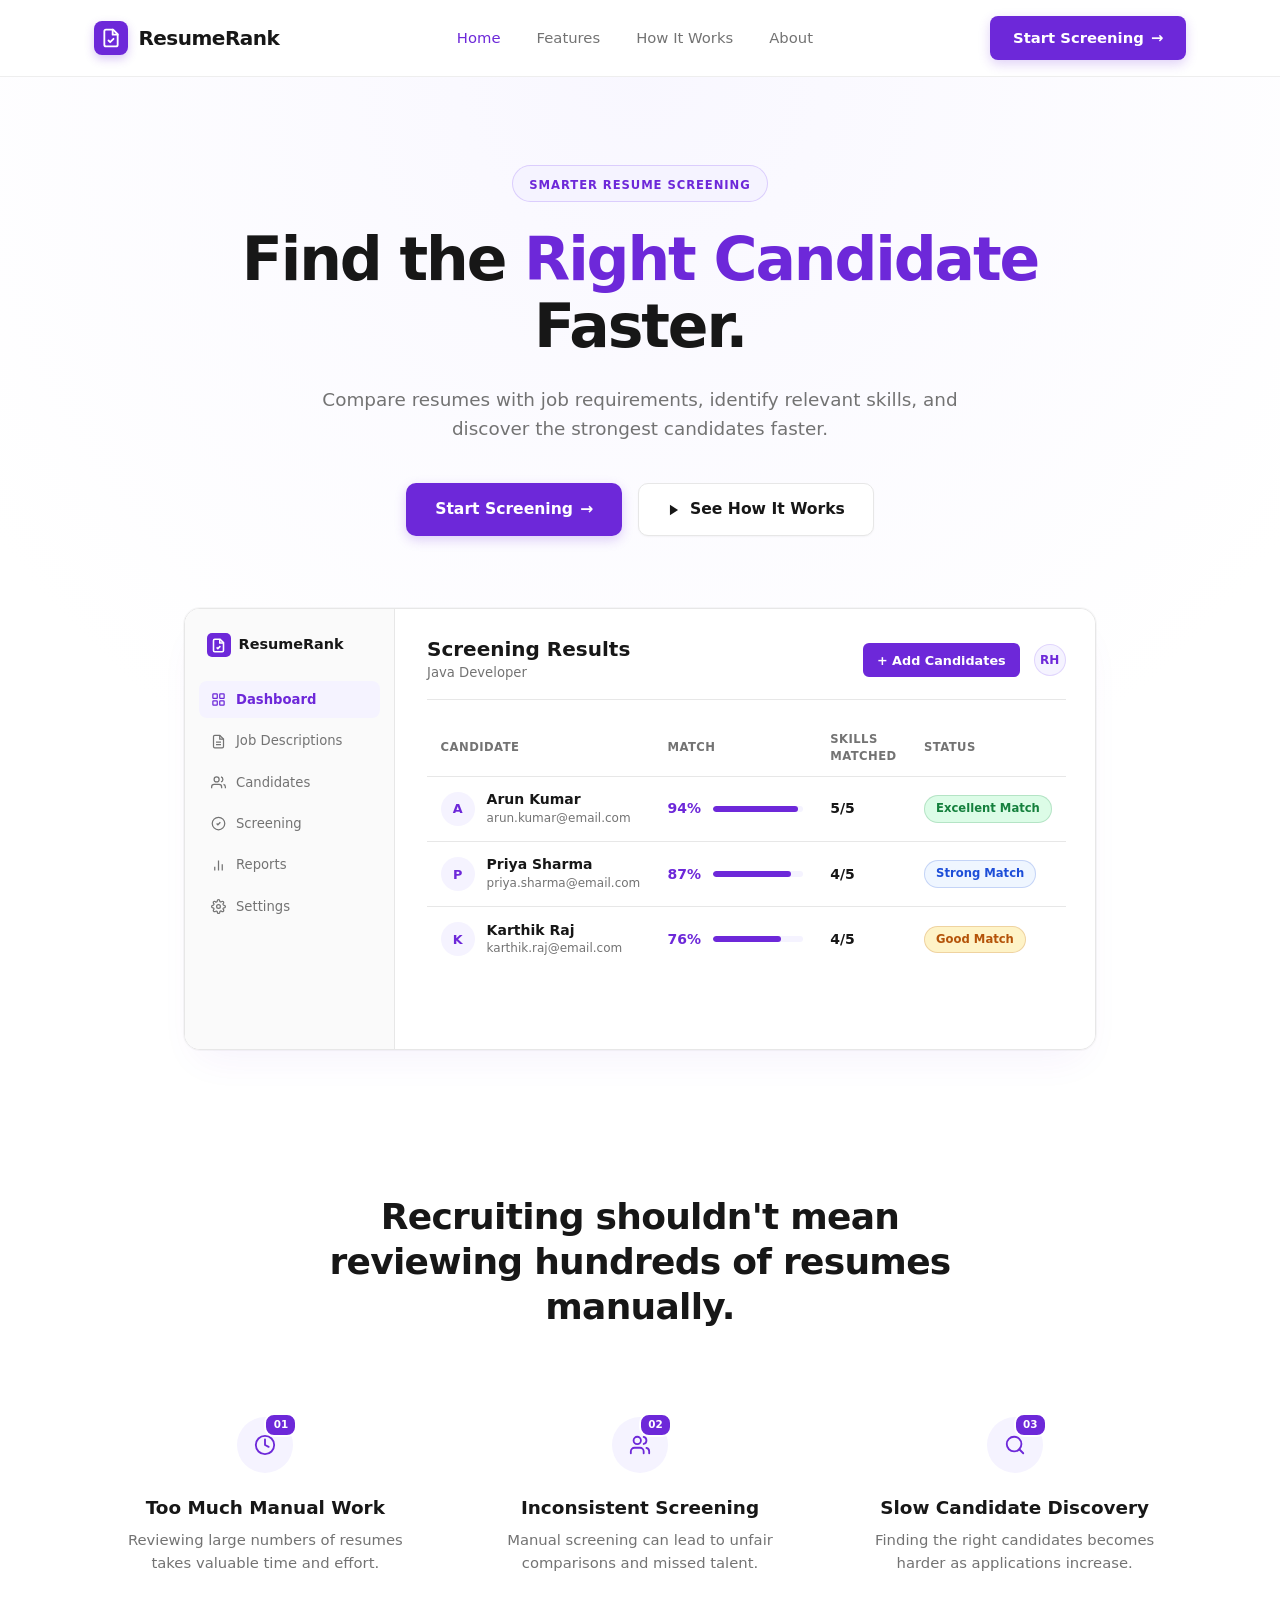
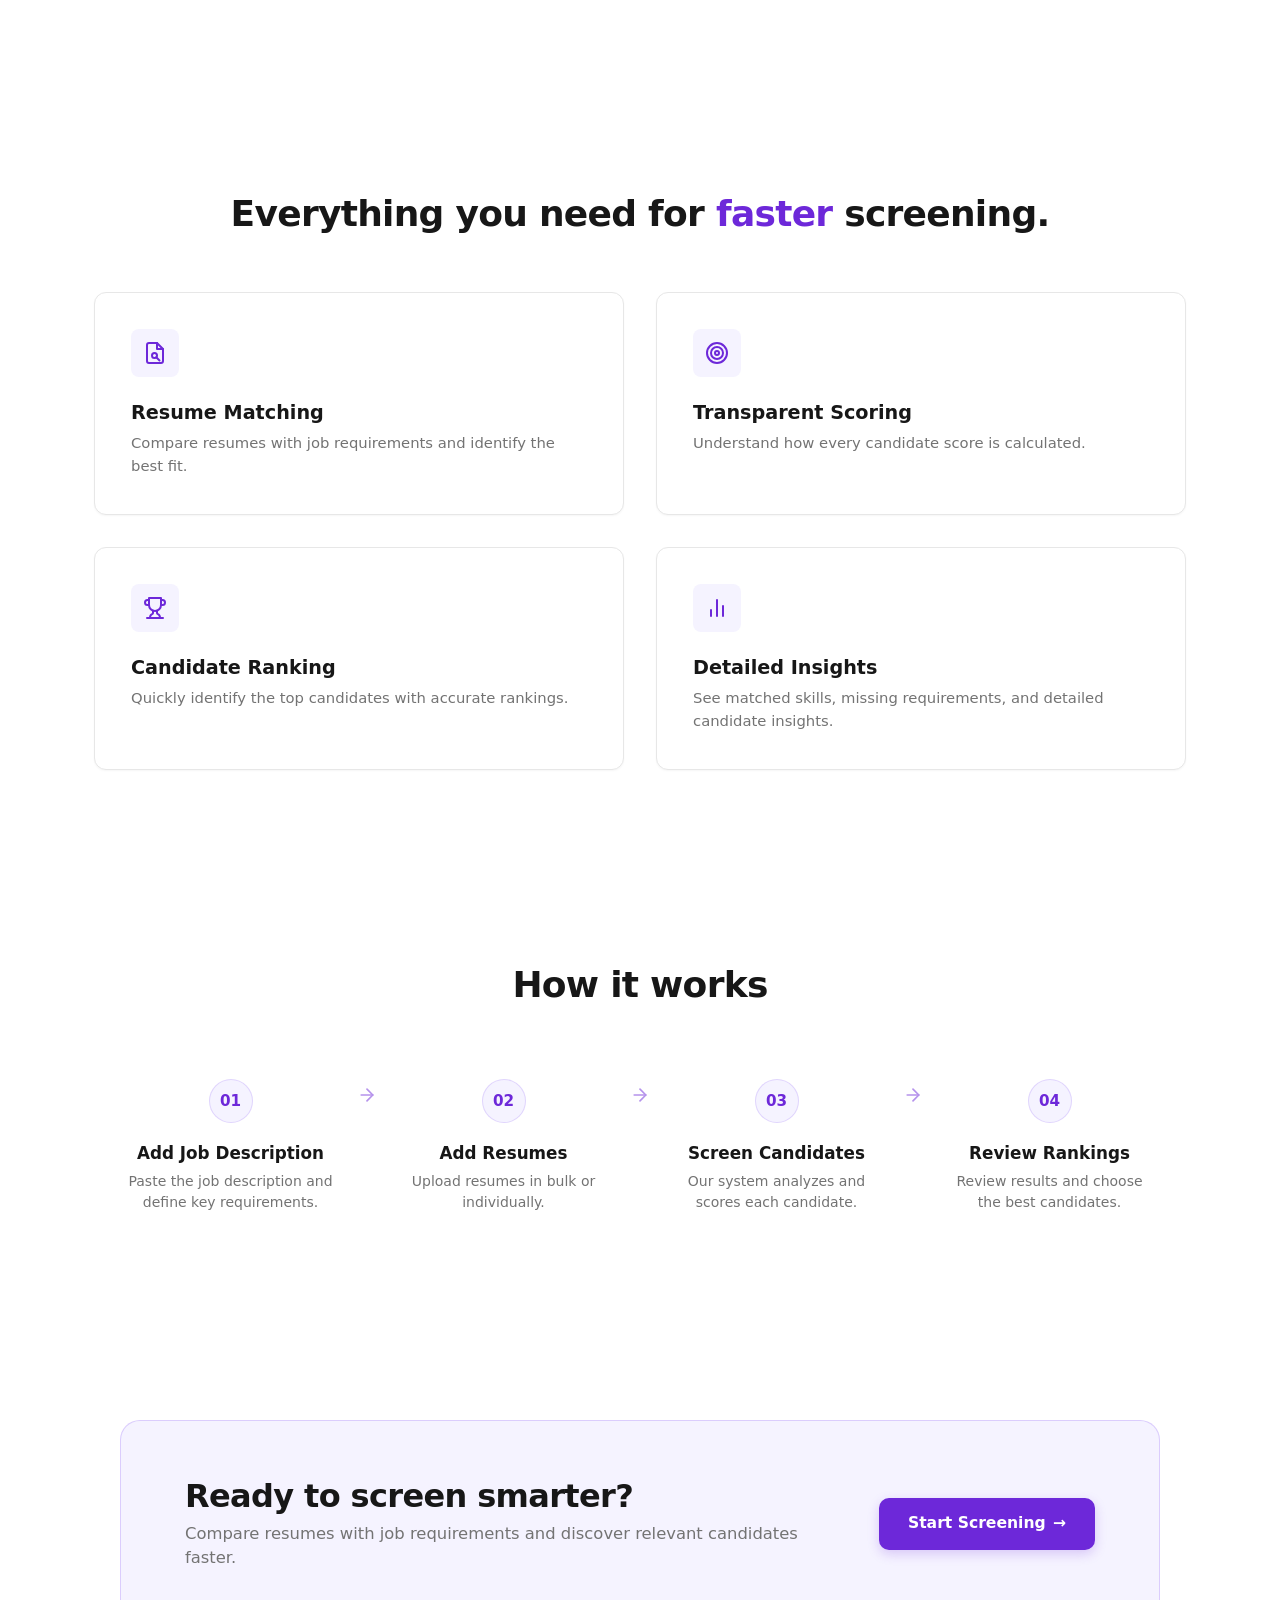
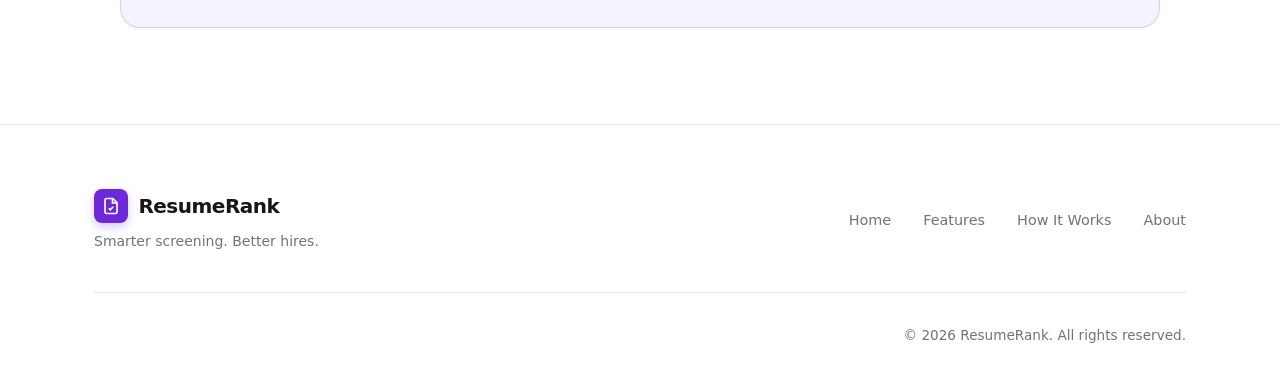
<file: index.html>
<!DOCTYPE html>
<html lang="en">
<head>
  <meta charset="UTF-8">
  <meta name="viewport" content="width=device-width, initial-scale=1.0">
  <title>ResumeRank – Smarter Resume Screening</title>
  <meta name="description" content="Compare resumes with job requirements, identify relevant skills, and discover the strongest candidates faster with ResumeRank.">
  
  <!-- Typography: system font stack (no external CDN – fully offline) -->
  
  <link rel="stylesheet" href="styles.css">
</head>
<body>

  <!-- Navbar -->
  <header class="navbar-header">
    <div class="container navbar-container">
      <a href="/" class="logo" id="logoLink">
        <span class="logo-icon">
          <svg width="20" height="20" viewBox="0 0 24 24" fill="none" stroke="currentColor" stroke-width="2.2" stroke-linecap="round" stroke-linejoin="round">
            <path d="M14.5 2H6a2 2 0 0 0-2 2v16a2 2 0 0 0 2 2h12a2 2 0 0 0 2-2V7.5L14.5 2z"/>
            <polyline points="14 2 14 8 20 8"/>
            <path d="m9 15 2 2 4-4"/>
          </svg>
        </span>
        <span class="logo-text">ResumeRank</span>
      </a>

      <nav class="nav-menu" id="navMenu">
        <a href="#home" class="nav-link active">Home</a>
        <a href="#features" class="nav-link">Features</a>
        <a href="#how-it-works" class="nav-link">How It Works</a>
        <a href="#about" class="nav-link">About</a>
      </nav>

      <div class="nav-actions">
        <a href="/screening" class="btn btn-primary">Start Screening <span class="arrow">&rarr;</span></a>
        <button class="mobile-toggle" id="mobileToggle" aria-label="Toggle navigation">
          <svg width="24" height="24" viewBox="0 0 24 24" fill="none" stroke="currentColor" stroke-width="2" stroke-linecap="round" stroke-linejoin="round">
            <line x1="4" y1="6" x2="20" y2="6"></line>
            <line x1="4" y1="12" x2="20" y2="12"></line>
            <line x1="4" y1="18" x2="20" y2="18"></line>
          </svg>
        </button>
      </div>
    </div>
  </header>

  <!-- Main Content -->
  <main id="home">

    <!-- Hero Section -->
    <section class="hero-section">
      <div class="container hero-container">
        <div class="eyebrow-badge">
          <span class="eyebrow-text">SMARTER RESUME SCREENING</span>
        </div>

        <h1 class="hero-title">
          Find the <span class="highlight-purple">Right Candidate</span> Faster.
        </h1>

        <p class="hero-subtitle">
          Compare resumes with job requirements, identify relevant skills, and discover the strongest candidates faster.
        </p>

        <div class="hero-actions">
          <a href="/screening" class="btn btn-primary btn-lg">
            Start Screening <span class="arrow">&rarr;</span>
          </a>
          <a href="#how-it-works" class="btn btn-secondary btn-lg">
            <svg class="play-icon" width="14" height="14" viewBox="0 0 24 24" fill="currentColor">
              <polygon points="5 3 19 12 5 21 5 3"></polygon>
            </svg>
            See How It Works
          </a>
        </div>

        <!-- Dashboard Preview Card -->
        <div class="product-preview-card">
          <div class="mockup-window">
            
            <!-- Mini Sidebar -->
            <aside class="mockup-sidebar">
              <div class="sidebar-brand">
                <span class="sidebar-logo-icon">
                  <svg width="15" height="15" viewBox="0 0 24 24" fill="none" stroke="currentColor" stroke-width="2.5">
                    <path d="M14.5 2H6a2 2 0 0 0-2 2v16a2 2 0 0 0 2 2h12a2 2 0 0 0 2-2V7.5L14.5 2z"/>
                    <polyline points="14 2 14 8 20 8"/>
                    <path d="m9 15 2 2 4-4"/>
                  </svg>
                </span>
                <span class="sidebar-logo-text">ResumeRank</span>
              </div>

              <nav class="sidebar-nav">
                <a href="/screening" class="sidebar-link active" title="View Screening Application">
                  <svg width="15" height="15" viewBox="0 0 24 24" fill="none" stroke="currentColor" stroke-width="2"><rect x="3" y="3" width="7" height="7" rx="1"/><rect x="14" y="3" width="7" height="7" rx="1"/><rect x="14" y="14" width="7" height="7" rx="1"/><rect x="3" y="14" width="7" height="7" rx="1"/></svg>
                  Dashboard
                </a>
                <a href="/screening" class="sidebar-link" title="View Job Descriptions">
                  <svg width="15" height="15" viewBox="0 0 24 24" fill="none" stroke="currentColor" stroke-width="2"><path d="M14 2H6a2 2 0 0 0-2 2v16a2 2 0 0 0 2 2h12a2 2 0 0 0 2-2V8z"/><polyline points="14 2 14 8 20 8"/><line x1="16" y1="13" x2="8" y2="13"/><line x1="16" y1="17" x2="8" y2="17"/></svg>
                  Job Descriptions
                </a>
                <a href="/screening" class="sidebar-link" title="View Candidates">
                  <svg width="15" height="15" viewBox="0 0 24 24" fill="none" stroke="currentColor" stroke-width="2"><path d="M17 21v-2a4 4 0 0 0-4-4H5a4 4 0 0 0-4 4v2"/><circle cx="9" cy="7" r="4"/><path d="M23 21v-2a4 4 0 0 0-3-3.87"/><path d="M16 3.13a4 4 0 0 1 0 7.75"/></svg>
                  Candidates
                </a>
                <a href="/screening" class="sidebar-link" title="Start Screening">
                  <svg width="15" height="15" viewBox="0 0 24 24" fill="none" stroke="currentColor" stroke-width="2"><circle cx="12" cy="12" r="10"/><path d="m9 12 2 2 4-4"/></svg>
                  Screening
                </a>
                <a href="/screening" class="sidebar-link" title="Reports Preview">
                  <svg width="15" height="15" viewBox="0 0 24 24" fill="none" stroke="currentColor" stroke-width="2"><line x1="18" y1="20" x2="18" y2="10"/><line x1="12" y1="20" x2="12" y2="4"/><line x1="6" y1="20" x2="6" y2="14"/></svg>
                  Reports
                </a>
                <a href="/screening" class="sidebar-link" title="Settings Preview">
                  <svg width="15" height="15" viewBox="0 0 24 24" fill="none" stroke="currentColor" stroke-width="2"><circle cx="12" cy="12" r="3"/><path d="M19.4 15a1.65 1.65 0 0 0 .33 1.82l.06.06a2 2 0 0 1 0 2.83 2 2 0 0 1-2.83 0l-.06-.06a1.65 1.65 0 0 0-1.82-.33 1.65 1.65 0 0 0-1 1.51V21a2 2 0 0 1-2 2 2 2 0 0 1-2-2v-.09A1.65 1.65 0 0 0 9 19.4a1.65 1.65 0 0 0-1.82.33l-.06.06a2 2 0 0 1-2.83 0 2 2 0 0 1 0-2.83l.06-.06a1.65 1.65 0 0 0 .33-1.82 1.65 1.65 0 0 0-1.51-1H3a2 2 0 0 1-2-2 2 2 0 0 1 2-2h.09A1.65 1.65 0 0 0 4.6 9a1.65 1.65 0 0 0-.33-1.82l-.06-.06a2 2 0 0 1 0-2.83 2 2 0 0 1 2.83 0l.06.06a1.65 1.65 0 0 0 1.82.33H9a1.65 1.65 0 0 0 1-1.51V3a2 2 0 0 1 2-2 2 2 0 0 1 2 2v.09a1.65 1.65 0 0 0 1 1.51 1.65 1.65 0 0 0 1.82-.33l.06-.06a2 2 0 0 1 2.83 0 2 2 0 0 1 0 2.83l-.06.06a1.65 1.65 0 0 0-.33 1.82V9a1.65 1.65 0 0 0 1.51 1H21a2 2 0 0 1 2 2 2 2 0 0 1-2 2h-.09a1.65 1.65 0 0 0-1.51 1z"/></svg>
                  Settings
                </a>
              </nav>
            </aside>

            <!-- Main Content Area -->
            <div class="mockup-content">
              <!-- Content Header -->
              <div class="mockup-header">
                <div>
                  <h2 class="mockup-title">Screening Results</h2>
                  <p class="mockup-subtitle">Java Developer</p>
                </div>
                <div class="mockup-header-actions">
                  <a href="/screening" class="mockup-btn-primary">+ Add Candidates</a>
                  <div class="user-avatar-wrap" title="Recruiter Admin">
                    <span class="user-avatar">RH</span>
                  </div>
                </div>
              </div>

              <!-- Table -->
              <div class="mockup-table-container">
                <table class="mockup-table">
                  <thead>
                    <tr>
                      <th>Candidate</th>
                      <th>Match</th>
                      <th>Skills Matched</th>
                      <th>Status</th>
                    </tr>
                  </thead>
                  <tbody>
                    <!-- Row 1 -->
                    <tr>
                      <td>
                        <div class="candidate-cell">
                          <span class="avatar-circle avatar-purple">A</span>
                          <div>
                            <div class="candidate-name">Arun Kumar</div>
                            <div class="candidate-email">arun.kumar@email.com</div>
                          </div>
                        </div>
                      </td>
                      <td>
                        <div class="score-cell">
                          <span class="score-value">94%</span>
                          <div class="progress-bar-bg">
                            <div class="progress-bar-fill" style="width: 94%;"></div>
                          </div>
                        </div>
                      </td>
                      <td>
                        <span class="skills-count">5/5</span>
                      </td>
                      <td>
                        <span class="status-badge status-excellent">Excellent Match</span>
                      </td>
                    </tr>

                    <!-- Row 2 -->
                    <tr>
                      <td>
                        <div class="candidate-cell">
                          <span class="avatar-circle avatar-purple">P</span>
                          <div>
                            <div class="candidate-name">Priya Sharma</div>
                            <div class="candidate-email">priya.sharma@email.com</div>
                          </div>
                        </div>
                      </td>
                      <td>
                        <div class="score-cell">
                          <span class="score-value">87%</span>
                          <div class="progress-bar-bg">
                            <div class="progress-bar-fill" style="width: 87%;"></div>
                          </div>
                        </div>
                      </td>
                      <td>
                        <span class="skills-count">4/5</span>
                      </td>
                      <td>
                        <span class="status-badge status-strong">Strong Match</span>
                      </td>
                    </tr>

                    <!-- Row 3 -->
                    <tr>
                      <td>
                        <div class="candidate-cell">
                          <span class="avatar-circle avatar-purple">K</span>
                          <div>
                            <div class="candidate-name">Karthik Raj</div>
                            <div class="candidate-email">karthik.raj@email.com</div>
                          </div>
                        </div>
                      </td>
                      <td>
                        <div class="score-cell">
                          <span class="score-value">76%</span>
                          <div class="progress-bar-bg">
                            <div class="progress-bar-fill" style="width: 76%;"></div>
                          </div>
                        </div>
                      </td>
                      <td>
                        <span class="skills-count">4/5</span>
                      </td>
                      <td>
                        <span class="status-badge status-good">Good Match</span>
                      </td>
                    </tr>
                  </tbody>
                </table>
              </div>

            </div>
          </div>
        </div>

      </div>
    </section>

    <!-- Problem Section -->
    <section class="section problem-section">
      <div class="container">
        <h2 class="section-heading text-center">
          Recruiting shouldn't mean reviewing hundreds of resumes manually.
        </h2>

        <div class="grid grid-3 problem-grid">
          <!-- Item 1 -->
          <div class="problem-card">
            <div class="problem-icon-wrap">
              <span class="problem-number">01</span>
              <svg width="22" height="22" viewBox="0 0 24 24" fill="none" stroke="currentColor" stroke-width="2" stroke-linecap="round" stroke-linejoin="round">
                <circle cx="12" cy="12" r="10"/>
                <polyline points="12 6 12 12 16 14"/>
              </svg>
            </div>
            <h3 class="problem-title">Too Much Manual Work</h3>
            <p class="problem-desc">
              Reviewing large numbers of resumes takes valuable time and effort.
            </p>
          </div>

          <!-- Item 2 -->
          <div class="problem-card">
            <div class="problem-icon-wrap">
              <span class="problem-number">02</span>
              <svg width="22" height="22" viewBox="0 0 24 24" fill="none" stroke="currentColor" stroke-width="2" stroke-linecap="round" stroke-linejoin="round">
                <path d="M16 21v-2a4 4 0 0 0-4-4H6a4 4 0 0 0-4 4v2"/>
                <circle cx="9" cy="7" r="4"/>
                <path d="M22 21v-2a4 4 0 0 0-3-3.87"/>
                <path d="M16 3.13a4 4 0 0 1 0 7.75"/>
              </svg>
            </div>
            <h3 class="problem-title">Inconsistent Screening</h3>
            <p class="problem-desc">
              Manual screening can lead to unfair comparisons and missed talent.
            </p>
          </div>

          <!-- Item 3 -->
          <div class="problem-card">
            <div class="problem-icon-wrap">
              <span class="problem-number">03</span>
              <svg width="22" height="22" viewBox="0 0 24 24" fill="none" stroke="currentColor" stroke-width="2" stroke-linecap="round" stroke-linejoin="round">
                <circle cx="11" cy="11" r="8"/>
                <line x1="21" y1="21" x2="16.65" y2="16.65"/>
              </svg>
            </div>
            <h3 class="problem-title">Slow Candidate Discovery</h3>
            <p class="problem-desc">
              Finding the right candidates becomes harder as applications increase.
            </p>
          </div>
        </div>
      </div>
    </section>

    <!-- Features Section -->
    <section class="section features-section" id="features">
      <div class="container">
        <h2 class="section-heading text-center">
          Everything you need for <span class="highlight-purple">faster</span> screening.
        </h2>

        <div class="grid grid-2 features-grid">
          <!-- Card 1 -->
          <div class="feature-card">
            <div class="feature-icon">
              <svg width="24" height="24" viewBox="0 0 24 24" fill="none" stroke="currentColor" stroke-width="2" stroke-linecap="round" stroke-linejoin="round">
                <path d="M14 2H6a2 2 0 0 0-2 2v16a2 2 0 0 0 2 2h12a2 2 0 0 0 2-2V8z"/>
                <polyline points="14 2 14 8 20 8"/>
                <circle cx="11.5" cy="14.5" r="2.5"/>
                <line x1="13.25" y1="16.25" x2="16.5" y2="19.5"/>
              </svg>
            </div>
            <h3 class="feature-title">Resume Matching</h3>
            <p class="feature-desc">
              Compare resumes with job requirements and identify the best fit.
            </p>
          </div>

          <!-- Card 2 -->
          <div class="feature-card">
            <div class="feature-icon">
              <svg width="24" height="24" viewBox="0 0 24 24" fill="none" stroke="currentColor" stroke-width="2" stroke-linecap="round" stroke-linejoin="round">
                <circle cx="12" cy="12" r="10"/>
                <circle cx="12" cy="12" r="6"/>
                <circle cx="12" cy="12" r="2"/>
              </svg>
            </div>
            <h3 class="feature-title">Transparent Scoring</h3>
            <p class="feature-desc">
              Understand how every candidate score is calculated.
            </p>
          </div>

          <!-- Card 3 -->
          <div class="feature-card">
            <div class="feature-icon">
              <svg width="24" height="24" viewBox="0 0 24 24" fill="none" stroke="currentColor" stroke-width="2" stroke-linecap="round" stroke-linejoin="round">
                <path d="M6 9H4.5a2.5 2.5 0 0 1 0-5H6"/>
                <path d="M18 9h1.5a2.5 2.5 0 0 0 0-5H18"/>
                <path d="M4 22h16"/>
                <path d="M10 14.66V17c0 .55-.47.98-.97 1.21C7.85 18.75 7 20.24 7 22"/>
                <path d="M14 14.66V17c0 .55.47.98.97 1.21C16.15 18.75 17 20.24 17 22"/>
                <path d="M18 2H6v7a6 6 0 0 0 12 0V2z"/>
              </svg>
            </div>
            <h3 class="feature-title">Candidate Ranking</h3>
            <p class="feature-desc">
              Quickly identify the top candidates with accurate rankings.
            </p>
          </div>

          <!-- Card 4 -->
          <div class="feature-card">
            <div class="feature-icon">
              <svg width="24" height="24" viewBox="0 0 24 24" fill="none" stroke="currentColor" stroke-width="2" stroke-linecap="round" stroke-linejoin="round">
                <line x1="18" y1="20" x2="18" y2="10"/>
                <line x1="12" y1="20" x2="12" y2="4"/>
                <line x1="6" y1="20" x2="6" y2="14"/>
              </svg>
            </div>
            <h3 class="feature-title">Detailed Insights</h3>
            <p class="feature-desc">
              See matched skills, missing requirements, and detailed candidate insights.
            </p>
          </div>
        </div>
      </div>
    </section>

    <!-- How It Works Section -->
    <section class="section how-it-works-section" id="how-it-works">
      <div class="container">
        <h2 class="section-heading text-center">
          How it works
        </h2>

        <div class="steps-flow">
          <!-- Step 1 -->
          <div class="step-item">
            <div class="step-badge">01</div>
            <h3 class="step-title">Add Job Description</h3>
            <p class="step-desc">Paste the job description and define key requirements.</p>
          </div>

          <div class="step-connector">
            <svg width="20" height="20" viewBox="0 0 24 24" fill="none" stroke="currentColor" stroke-width="2" stroke-linecap="round" stroke-linejoin="round">
              <line x1="5" y1="12" x2="19" y2="12"/>
              <polyline points="12 5 19 12 12 19"/>
            </svg>
          </div>

          <!-- Step 2 -->
          <div class="step-item">
            <div class="step-badge">02</div>
            <h3 class="step-title">Add Resumes</h3>
            <p class="step-desc">Upload resumes in bulk or individually.</p>
          </div>

          <div class="step-connector">
            <svg width="20" height="20" viewBox="0 0 24 24" fill="none" stroke="currentColor" stroke-width="2" stroke-linecap="round" stroke-linejoin="round">
              <line x1="5" y1="12" x2="19" y2="12"/>
              <polyline points="12 5 19 12 12 19"/>
            </svg>
          </div>

          <!-- Step 3 -->
          <div class="step-item">
            <div class="step-badge">03</div>
            <h3 class="step-title">Screen Candidates</h3>
            <p class="step-desc">Our system analyzes and scores each candidate.</p>
          </div>

          <div class="step-connector">
            <svg width="20" height="20" viewBox="0 0 24 24" fill="none" stroke="currentColor" stroke-width="2" stroke-linecap="round" stroke-linejoin="round">
              <line x1="5" y1="12" x2="19" y2="12"/>
              <polyline points="12 5 19 12 12 19"/>
            </svg>
          </div>

          <!-- Step 4 -->
          <div class="step-item">
            <div class="step-badge">04</div>
            <h3 class="step-title">Review Rankings</h3>
            <p class="step-desc">Review results and choose the best candidates.</p>
          </div>
        </div>
      </div>
    </section>

    <!-- Final CTA Section -->
    <section class="section cta-section" id="get-started">
      <div class="container">
        <div class="cta-box">
          <div class="cta-content">
            <h2 class="cta-title">Ready to screen smarter?</h2>
            <p class="cta-desc">
              Compare resumes with job requirements and discover relevant candidates faster.
            </p>
          </div>
          <div class="cta-action">
            <a href="/screening" class="btn btn-primary btn-lg">
              Start Screening <span class="arrow">&rarr;</span>
            </a>
          </div>
        </div>
      </div>
    </section>

  </main>

  <!-- Footer -->
  <footer class="footer" id="about">
    <div class="container footer-container">
      <div class="footer-top">
        <div class="footer-brand">
          <a href="/" class="logo">
            <span class="logo-icon">
              <svg width="18" height="18" viewBox="0 0 24 24" fill="none" stroke="currentColor" stroke-width="2.2">
                <path d="M14.5 2H6a2 2 0 0 0-2 2v16a2 2 0 0 0 2 2h12a2 2 0 0 0 2-2V7.5L14.5 2z"/>
                <polyline points="14 2 14 8 20 8"/>
                <path d="m9 15 2 2 4-4"/>
              </svg>
            </span>
            <span class="logo-text">ResumeRank</span>
          </a>
          <p class="footer-tagline">Smarter screening. Better hires.</p>
        </div>

        <nav class="footer-links">
          <a href="#home">Home</a>
          <a href="#features">Features</a>
          <a href="#how-it-works">How It Works</a>
          <a href="#about">About</a>
        </nav>
      </div>

      <div class="footer-bottom">
        <p>&copy; 2026 ResumeRank. All rights reserved.</p>
      </div>
    </div>
  </footer>

  <script src="app.js"></script>
</body>
</html>
</file>
<file: styles.css>
/* ==========================================================================
   ResumeRank Landing Page Stylesheet
   Color System:
   - Background: #FFFFFF
   - Primary Text: #171717
   - Secondary Text: #737373
   - Primary Accent: #6D28D9
   - Secondary Accent: #8B5CF6
   - Light Purple: #F5F3FF
   - Border: #E7E7E7
   - Success: #16A34A
   ========================================================================== */

:root {
  --bg-color: #FFFFFF;
  --text-primary: #171717;
  --text-secondary: #737373;
  --primary-accent: #6D28D9;
  --secondary-accent: #8B5CF6;
  --light-purple: #F5F3FF;
  --border-color: #E7E7E7;
  --success-color: #16A34A;
  --font-family: 'Segoe UI', system-ui, -apple-system, BlinkMacSystemFont, 'Helvetica Neue', Arial, sans-serif;
  
  --shadow-sm: 0 1px 2px rgba(0, 0, 0, 0.04);
  --shadow-md: 0 4px 12px rgba(0, 0, 0, 0.05);
  --shadow-lg: 0 20px 40px -15px rgba(109, 40, 217, 0.07), 0 0 0 1px rgba(0, 0, 0, 0.03);
  
  --radius-sm: 8px;
  --radius-md: 12px;
  --radius-lg: 16px;
  --radius-xl: 20px;
}

/* Reset & Global Base */
*, *::before, *::after {
  box-sizing: border-box;
  margin: 0;
  padding: 0;
}

html {
  scroll-behavior: smooth;
  font-family: var(--font-family);
  background-color: var(--bg-color);
  color: var(--text-primary);
  line-height: 1.5;
  -webkit-font-smoothing: antialiased;
  -moz-osx-font-smoothing: grayscale;
}

body {
  overflow-x: hidden;
  background-color: #FFFFFF;
}

/* Typography & Links */
h1, h2, h3, h4, h5, h6 {
  color: var(--text-primary);
  font-weight: 700;
  line-height: 1.2;
}

a {
  color: inherit;
  text-decoration: none;
}

/* Layout Container */
.container {
  width: 100%;
  max-width: 1140px;
  margin: 0 auto;
  padding: 0 1.5rem;
}

/* ==========================================================================
   Navbar
   ========================================================================== */
.navbar-header {
  position: sticky;
  top: 0;
  z-index: 1000;
  background-color: rgba(255, 255, 255, 0.95);
  backdrop-filter: blur(12px);
  -webkit-backdrop-filter: blur(12px);
  border-bottom: 1px solid rgba(231, 231, 231, 0.7);
}

.navbar-container {
  display: flex;
  align-items: center;
  justify-content: space-between;
  height: 76px;
}

.logo {
  display: flex;
  align-items: center;
  gap: 0.65rem;
  font-weight: 800;
  font-size: 1.25rem;
  letter-spacing: -0.025em;
  color: var(--text-primary);
}

.logo-icon {
  width: 34px;
  height: 34px;
  background-color: var(--primary-accent);
  color: #FFFFFF;
  border-radius: var(--radius-sm);
  display: flex;
  align-items: center;
  justify-content: center;
  box-shadow: 0 4px 10px rgba(109, 40, 217, 0.25);
}

.nav-menu {
  display: flex;
  align-items: center;
  gap: 2.25rem;
}

.nav-link {
  color: var(--text-secondary);
  font-size: 0.925rem;
  font-weight: 500;
  transition: color 0.2s ease;
}

.nav-link:hover, .nav-link.active {
  color: var(--primary-accent);
}

.nav-actions {
  display: flex;
  align-items: center;
  gap: 1.25rem;
}

.btn-text {
  color: var(--text-primary);
  font-weight: 600;
  font-size: 0.925rem;
  transition: color 0.2s ease;
  padding: 0.5rem;
}

.btn-text:hover {
  color: var(--primary-accent);
}

/* Buttons */
.btn {
  display: inline-flex;
  align-items: center;
  justify-content: center;
  gap: 0.45rem;
  font-weight: 600;
  font-size: 0.925rem;
  border-radius: var(--radius-sm);
  transition: all 0.2s ease;
  border: 1px solid transparent;
  cursor: pointer;
  white-space: nowrap;
}

.btn-primary {
  background-color: var(--primary-accent);
  color: #FFFFFF;
  padding: 0.65rem 1.35rem;
  box-shadow: 0 4px 12px rgba(109, 40, 217, 0.22);
}

.btn-primary:hover {
  background-color: #5B21B6;
  transform: translateY(-1px);
  box-shadow: 0 6px 16px rgba(109, 40, 217, 0.32);
}

.btn-secondary {
  background-color: #FFFFFF;
  color: var(--text-primary);
  border-color: var(--border-color);
  padding: 0.65rem 1.35rem;
  box-shadow: var(--shadow-sm);
}

.btn-secondary:hover {
  border-color: #D1D5DB;
  background-color: #FAFAFA;
  transform: translateY(-1px);
}

.btn-lg {
  padding: 0.85rem 1.75rem;
  font-size: 0.975rem;
  border-radius: 10px;
}

.play-icon {
  margin-right: 0.1rem;
}

.arrow {
  display: inline-block;
  transition: transform 0.2s ease;
}

.btn-primary:hover .arrow {
  transform: translateX(3px);
}

.mobile-toggle {
  display: none;
  background: none;
  border: none;
  color: var(--text-primary);
  cursor: pointer;
  padding: 0.25rem;
}

/* ==========================================================================
   Hero Section
   ========================================================================== */
.hero-section {
  padding: 5.5rem 0 4rem;
  text-align: center;
  background: radial-gradient(circle at 50% 0%, rgba(245, 243, 255, 0.65) 0%, rgba(255, 255, 255, 0) 65%);
}

.hero-container {
  max-width: 960px;
}

.eyebrow-badge {
  display: inline-block;
  background-color: var(--light-purple);
  border: 1px solid rgba(139, 92, 246, 0.25);
  padding: 0.35rem 1rem;
  border-radius: 50px;
  margin-bottom: 1.5rem;
}

.eyebrow-text {
  font-size: 0.725rem;
  font-weight: 700;
  letter-spacing: 0.08em;
  color: var(--primary-accent);
  text-transform: uppercase;
}

.hero-title {
  font-size: 3.75rem;
  font-weight: 800;
  line-height: 1.12;
  letter-spacing: -0.035em;
  color: var(--text-primary);
  margin-bottom: 1.5rem;
}

.highlight-purple {
  color: var(--primary-accent);
}

.hero-subtitle {
  font-size: 1.15rem;
  line-height: 1.6;
  color: var(--text-secondary);
  max-width: 640px;
  margin: 0 auto 2.5rem;
  font-weight: 400;
}

.hero-actions {
  display: flex;
  align-items: center;
  justify-content: center;
  gap: 1rem;
  margin-bottom: 4.5rem;
}

/* ==========================================================================
   Hero Product Preview (Dashboard Mockup)
   ========================================================================== */
.product-preview-card {
  max-width: 1000px;
  margin: 0 auto;
  background: #FFFFFF;
  border: 1px solid var(--border-color);
  border-radius: var(--radius-lg);
  box-shadow: var(--shadow-lg);
  overflow: hidden;
  text-align: left;
}

.mockup-window {
  display: flex;
  min-height: 440px;
  background-color: #FFFFFF;
}

.mockup-sidebar {
  width: 210px;
  background-color: #FAFAFA;
  border-right: 1px solid var(--border-color);
  padding: 1.5rem 0.85rem;
  display: flex;
  flex-direction: column;
  gap: 1.5rem;
  flex-shrink: 0;
}

.sidebar-brand {
  display: flex;
  align-items: center;
  gap: 0.5rem;
  padding: 0 0.5rem;
  font-weight: 700;
  font-size: 0.9rem;
  color: var(--text-primary);
}

.sidebar-logo-icon {
  width: 24px;
  height: 24px;
  background-color: var(--primary-accent);
  color: #FFFFFF;
  border-radius: 5px;
  display: flex;
  align-items: center;
  justify-content: center;
}

.sidebar-nav {
  display: flex;
  flex-direction: column;
  gap: 0.25rem;
}

.sidebar-link {
  display: flex;
  align-items: center;
  gap: 0.65rem;
  padding: 0.55rem 0.75rem;
  border-radius: var(--radius-sm);
  color: var(--text-secondary);
  font-size: 0.825rem;
  font-weight: 500;
  transition: all 0.15s ease;
}

.sidebar-link.active {
  background-color: var(--light-purple);
  color: var(--primary-accent);
  font-weight: 600;
}

.mockup-content {
  flex: 1;
  padding: 1.75rem 2rem;
  display: flex;
  flex-direction: column;
  gap: 1.25rem;
}

.mockup-header {
  display: flex;
  align-items: center;
  justify-content: space-between;
  padding-bottom: 1rem;
  border-bottom: 1px solid var(--border-color);
}

.mockup-title {
  font-size: 1.25rem;
  font-weight: 700;
  color: var(--text-primary);
}

.mockup-subtitle {
  font-size: 0.825rem;
  color: var(--text-secondary);
  margin-top: 0.15rem;
}

.mockup-header-actions {
  display: flex;
  align-items: center;
  gap: 0.85rem;
}

.mockup-btn-primary {
  background-color: var(--primary-accent);
  color: #FFFFFF;
  border: none;
  padding: 0.45rem 0.9rem;
  border-radius: 6px;
  font-size: 0.8rem;
  font-weight: 600;
  cursor: pointer;
}

.user-avatar-wrap {
  width: 32px;
  height: 32px;
  border-radius: 50%;
  background-color: var(--light-purple);
  color: var(--primary-accent);
  display: flex;
  align-items: center;
  justify-content: center;
  font-size: 0.75rem;
  font-weight: 700;
  border: 1px solid rgba(139, 92, 246, 0.2);
}

.mockup-table-container {
  overflow-x: auto;
}

.mockup-table {
  width: 100%;
  border-collapse: collapse;
  text-align: left;
}

.mockup-table th {
  padding: 0.65rem 0.85rem;
  font-size: 0.725rem;
  font-weight: 600;
  text-transform: uppercase;
  letter-spacing: 0.04em;
  color: var(--text-secondary);
  border-bottom: 1px solid var(--border-color);
}

.mockup-table td {
  padding: 0.9rem 0.85rem;
  border-bottom: 1px solid var(--border-color);
  font-size: 0.875rem;
  vertical-align: middle;
}

.mockup-table tr:last-child td {
  border-bottom: none;
}

.candidate-cell {
  display: flex;
  align-items: center;
  gap: 0.75rem;
}

.avatar-circle {
  width: 34px;
  height: 34px;
  border-radius: 50%;
  display: flex;
  align-items: center;
  justify-content: center;
  font-weight: 700;
  font-size: 0.8rem;
  flex-shrink: 0;
}

.avatar-purple {
  background-color: var(--light-purple);
  color: var(--primary-accent);
}

.candidate-name {
  font-weight: 600;
  color: var(--text-primary);
  line-height: 1.25;
}

.candidate-email {
  font-size: 0.75rem;
  color: var(--text-secondary);
}

.score-cell {
  display: flex;
  align-items: center;
  gap: 0.75rem;
}

.score-value {
  font-weight: 700;
  color: var(--primary-accent);
  min-width: 32px;
}

.progress-bar-bg {
  width: 90px;
  height: 6px;
  background-color: var(--light-purple);
  border-radius: 10px;
  overflow: hidden;
}

.progress-bar-fill {
  height: 100%;
  background-color: var(--primary-accent);
  border-radius: 10px;
  transition: width 1s ease-in-out;
}

.skills-count {
  font-weight: 600;
  color: var(--text-primary);
}

.status-badge {
  display: inline-block;
  padding: 0.25rem 0.7rem;
  border-radius: 50px;
  font-size: 0.725rem;
  font-weight: 600;
  white-space: nowrap;
}

.status-excellent {
  background-color: #DCFCE7;
  color: #15803D;
}

.status-strong {
  background-color: #EFF6FF;
  color: #1D4ED8;
}

.status-good {
  background-color: #FEF3C7;
  color: #B45309;
}

/* ==========================================================================
   Sections Common
   ========================================================================== */
.section {
  padding: 6rem 0;
}

.section-heading {
  font-size: 2.25rem;
  font-weight: 700;
  letter-spacing: -0.02em;
  color: var(--text-primary);
  line-height: 1.25;
  margin-bottom: 3.5rem;
}

.text-center {
  text-align: center;
}

/* Grid Layouts */
.grid {
  display: grid;
  gap: 2rem;
}

.grid-3 {
  grid-template-columns: repeat(3, 1fr);
}

.grid-2 {
  grid-template-columns: repeat(2, 1fr);
}

/* ==========================================================================
   Problem Section
   ========================================================================== */
.problem-section {
  padding-top: 5rem;
}

.problem-section .section-heading {
  max-width: 720px;
  margin: 0 auto 4rem;
}

.problem-card {
  text-align: center;
  padding: 1.5rem 1.25rem;
}

.problem-icon-wrap {
  position: relative;
  width: 56px;
  height: 56px;
  margin: 0 auto 1.5rem;
  background-color: var(--light-purple);
  color: var(--primary-accent);
  border-radius: 50%;
  display: flex;
  align-items: center;
  justify-content: center;
}

.problem-number {
  position: absolute;
  top: -4px;
  right: -4px;
  background-color: var(--primary-accent);
  color: #FFFFFF;
  font-size: 0.65rem;
  font-weight: 700;
  padding: 0.15rem 0.45rem;
  border-radius: 10px;
  border: 2px solid #FFFFFF;
}

.problem-title {
  font-size: 1.15rem;
  font-weight: 700;
  color: var(--text-primary);
  margin-bottom: 0.65rem;
}

.problem-desc {
  font-size: 0.925rem;
  color: var(--text-secondary);
  line-height: 1.55;
}

/* ==========================================================================
   Features Section
   ========================================================================== */
.feature-card {
  background-color: #FFFFFF;
  border: 1px solid var(--border-color);
  border-radius: var(--radius-md);
  padding: 2.25rem;
  transition: all 0.25s ease;
  box-shadow: var(--shadow-sm);
}

.feature-card:hover {
  transform: translateY(-4px);
  box-shadow: 0 14px 28px -8px rgba(109, 40, 217, 0.08);
  border-color: rgba(109, 40, 217, 0.25);
}

.feature-icon {
  width: 48px;
  height: 48px;
  background-color: var(--light-purple);
  color: var(--primary-accent);
  border-radius: var(--radius-sm);
  display: flex;
  align-items: center;
  justify-content: center;
  margin-bottom: 1.5rem;
}

.feature-title {
  font-size: 1.2rem;
  font-weight: 700;
  color: var(--text-primary);
  margin-bottom: 0.5rem;
}

.feature-desc {
  font-size: 0.925rem;
  color: var(--text-secondary);
  line-height: 1.55;
}

/* ==========================================================================
   How It Works Section
   ========================================================================== */
.steps-flow {
  display: flex;
  align-items: flex-start;
  justify-content: space-between;
  gap: 1rem;
  max-width: 1040px;
  margin: 0 auto;
}

.step-item {
  flex: 1;
  text-align: center;
  padding: 1rem 0.5rem;
}

.step-badge {
  display: inline-flex;
  align-items: center;
  justify-content: center;
  width: 44px;
  height: 44px;
  background-color: var(--light-purple);
  color: var(--primary-accent);
  border-radius: 50%;
  font-weight: 700;
  font-size: 0.95rem;
  margin-bottom: 1.25rem;
  border: 1px solid rgba(139, 92, 246, 0.2);
}

.step-title {
  font-size: 1.05rem;
  font-weight: 700;
  color: var(--text-primary);
  margin-bottom: 0.5rem;
}

.step-desc {
  font-size: 0.875rem;
  color: var(--text-secondary);
  line-height: 1.45;
}

.step-connector {
  display: flex;
  align-items: center;
  justify-content: center;
  padding-top: 1.35rem;
  color: var(--primary-accent);
  opacity: 0.5;
}

/* ==========================================================================
   Final CTA Section
   ========================================================================== */
.cta-box {
  background-color: var(--light-purple);
  border: 1px solid rgba(139, 92, 246, 0.25);
  border-radius: var(--radius-xl);
  padding: 3.5rem 4rem;
  display: flex;
  align-items: center;
  justify-content: space-between;
  gap: 2rem;
  max-width: 1040px;
  margin: 0 auto;
}

.cta-title {
  font-size: 2rem;
  font-weight: 700;
  color: var(--text-primary);
  margin-bottom: 0.4rem;
  letter-spacing: -0.02em;
}

.cta-desc {
  font-size: 1.025rem;
  color: var(--text-secondary);
}

/* ==========================================================================
   Footer
   ========================================================================== */
.footer {
  background-color: #FFFFFF;
  border-top: 1px solid var(--border-color);
  padding: 4rem 0 2.5rem;
}

.footer-top {
  display: flex;
  align-items: center;
  justify-content: space-between;
  padding-bottom: 2.5rem;
  border-bottom: 1px solid var(--border-color);
  gap: 2rem;
}

.footer-brand {
  display: flex;
  flex-direction: column;
  gap: 0.5rem;
}

.footer-tagline {
  font-size: 0.875rem;
  color: var(--text-secondary);
}

.footer-links {
  display: flex;
  align-items: center;
  gap: 2rem;
}

.footer-links a {
  color: var(--text-secondary);
  font-size: 0.9rem;
  font-weight: 500;
  transition: color 0.2s ease;
}

.footer-links a:hover {
  color: var(--primary-accent);
}

.footer-bottom {
  padding-top: 2rem;
  text-align: right;
  font-size: 0.85rem;
  color: var(--text-secondary);
}

/* Toast Notifications */
.toast {
  padding: 0.85rem 1.25rem;
  border-radius: var(--radius-sm);
  font-size: 0.875rem;
  font-weight: 600;
  box-shadow: 0 10px 25px rgba(0, 0, 0, 0.1);
  display: flex;
  align-items: center;
  gap: 0.5rem;
  margin-bottom: 0.75rem;
  transition: opacity 0.3s ease;
}

.toast-success {
  background-color: #DCFCE7;
  color: #15803D;
  border: 1px solid rgba(21, 128, 61, 0.2);
}

.toast-error {
  background-color: #FEE2E2;
  color: #B91C1C;
  border: 1px solid rgba(185, 28, 28, 0.2);
}

.toast-warning {
  background-color: #FEF3C7;
  color: #B45309;
  border: 1px solid rgba(180, 83, 9, 0.2);
}

.toast-info {
  background-color: var(--light-purple);
  color: var(--primary-accent);
  border: 1px solid rgba(109, 40, 217, 0.2);
}

/* Badges & Recommendation Tiers */
.badge {
  display: inline-block;
  padding: 0.3rem 0.75rem;
  border-radius: 50px;
  font-size: 0.75rem;
  font-weight: 700;
  white-space: nowrap;
}

.badge-excellent, .status-excellent {
  background-color: #DCFCE7;
  color: #15803D;
  border: 1px solid rgba(21, 128, 61, 0.2);
}

.badge-strong, .status-strong {
  background-color: #EFF6FF;
  color: #1D4ED8;
  border: 1px solid rgba(29, 78, 216, 0.2);
}

/* badge-good & badge-moderate are the same visual tier */
.badge-good, .badge-moderate, .status-good {
  background-color: #FEF3C7;
  color: #B45309;
  border: 1px solid rgba(180, 83, 9, 0.2);
}

.badge-weak, .status-weak {
  background-color: #FFEDD5;
  color: #C2410C;
  border: 1px solid rgba(194, 65, 12, 0.2);
}

.badge-poor, .status-poor {
  background-color: #F3F4F6;
  color: #4B5563;
  border: 1px solid rgba(75, 85, 99, 0.2);
}

/* Rank Badges */
.rank-badge {
  display: inline-flex;
  align-items: center;
  justify-content: center;
  width: 28px;
  height: 28px;
  border-radius: 50%;
  font-size: 0.8rem;
  font-weight: 700;
  background-color: var(--light-purple);
  color: var(--primary-accent);
}

.rank-1 {
  background-color: #FEF3C7;
  color: #B45309;
  border: 1px solid rgba(180, 83, 9, 0.3);
}

.rank-2 {
  background-color: #F3F4F6;
  color: #374151;
  border: 1px solid rgba(55, 65, 81, 0.3);
}

.rank-3 {
  background-color: #FFEDD5;
  color: #C2410C;
  border: 1px solid rgba(194, 65, 12, 0.3);
}

/* Skill Tags */
.skills-checklist {
  display: flex;
  flex-wrap: wrap;
  gap: 0.5rem;
  margin-top: 0.75rem;
}

.skill-tag {
  display: inline-flex;
  align-items: center;
  gap: 0.3rem;
  padding: 0.3rem 0.75rem;
  border-radius: 6px;
  font-size: 0.825rem;
  font-weight: 600;
}

.skill-matched {
  background-color: #DCFCE7;
  color: #15803D;
}

.skill-missing {
  background-color: #FEE2E2;
  color: #B91C1C;
}

.keyword-pill {
  display: inline-block;
  background-color: var(--light-purple);
  color: var(--primary-accent);
  padding: 0.25rem 0.65rem;
  border-radius: 4px;
  font-size: 0.8rem;
  font-weight: 600;
  margin: 0.2rem;
}

.keywords-flex {
  display: flex;
  flex-wrap: wrap;
  gap: 0.35rem;
  margin-top: 0.5rem;
}

/* Modal Content & Grid Layouts */
.modal-header-section {
  display: flex;
  align-items: center;
  justify-content: space-between;
  padding-bottom: 1.5rem;
  border-bottom: 1px solid var(--border-color);
  margin-bottom: 1.5rem;
}

.score-gauge-container {
  display: flex;
  flex-direction: column;
  align-items: center;
  gap: 0.5rem;
}

.circle-gauge {
  width: 90px;
  height: 90px;
}

.circle-bg {
  fill: none;
  stroke: var(--light-purple);
  stroke-width: 3.5;
}

.circle-fill {
  fill: none;
  stroke: var(--primary-accent);
  stroke-width: 3.5;
  stroke-linecap: round;
  transform: rotate(-90deg);
  transform-origin: 50% 50%;
  transition: stroke-dasharray 0.8s ease;
}

.circle-text {
  fill: var(--text-primary);
  font-family: var(--font-family);
  font-size: 8px;
  font-weight: 800;
  text-anchor: middle;
}

.scoring-breakdown-grid {
  display: grid;
  grid-template-columns: repeat(4, 1fr);
  gap: 1rem;
  margin-bottom: 1.5rem;
}

.score-card {
  background-color: #FAFAFA;
  border: 1px solid var(--border-color);
  border-radius: var(--radius-sm);
  padding: 1rem;
}

.score-card-title {
  font-size: 0.775rem;
  font-weight: 600;
  color: var(--text-secondary);
}

.score-card-value {
  font-size: 1.15rem;
  font-weight: 800;
  color: var(--text-primary);
  margin: 0.3rem 0;
}

.detail-sections-grid {
  display: grid;
  grid-template-columns: repeat(2, 1fr);
  gap: 1.25rem;
}

.detail-box {
  background-color: #FFFFFF;
  border: 1px solid var(--border-color);
  border-radius: var(--radius-sm);
  padding: 1.25rem;
}

.detail-box h3 {
  font-size: 1rem;
  font-weight: 700;
  margin-bottom: 0.75rem;
  color: var(--text-primary);
}

.detail-list {
  list-style: none;
  display: flex;
  flex-direction: column;
  gap: 0.65rem;
  font-size: 0.875rem;
}

/* Comparison Table */
.compare-header {
  text-align: center;
  margin-bottom: 1.5rem;
}

.compare-table {
  width: 100%;
  border-collapse: collapse;
  margin-bottom: 1.5rem;
}

.compare-table th, .compare-table td {
  padding: 0.85rem 1rem;
  border: 1px solid var(--border-color);
  font-size: 0.9rem;
  text-align: center;
}

.compare-table th:first-child, .compare-table td:first-child {
  text-align: left;
  background-color: #FAFAFA;
}

.winner-col {
  background-color: rgba(109, 40, 217, 0.05);
}

.compare-winner-banner {
  background-color: var(--light-purple);
  border: 1px solid rgba(109, 40, 217, 0.2);
  border-radius: var(--radius-sm);
  padding: 1rem 1.5rem;
  text-align: center;
  font-size: 0.95rem;
  color: var(--primary-accent);
}

.btn-sm {
  padding: 0.35rem 0.75rem;
  font-size: 0.8rem;
  border-radius: 6px;
}

.btn-outline {
  background: transparent;
  color: var(--primary-accent);
  border: 1px solid var(--primary-accent);
}

.btn-outline:hover {
  background-color: var(--light-purple);
}

.btn-icon-danger {
  background: transparent;
  border: none;
  color: #EF4444;
  font-weight: 700;
  cursor: pointer;
  padding: 0.25rem 0.5rem;
  border-radius: 4px;
}

.btn-icon-danger:hover {
  background-color: #FEE2E2;
}

.text-success { color: #15803D; font-weight: 600; }
.text-warning { color: #B45309; font-weight: 600; }
.text-muted { color: var(--text-secondary); }
.mt-3 { margin-top: 1rem; }
.py-4 { padding-top: 1.5rem; padding-bottom: 1.5rem; }

/* Responsive Breakpoints */
@media (max-width: 992px) {
  .hero-title {
    font-size: 3rem;
  }

  .mockup-sidebar {
    display: none;
  }

  .grid-3 {
    grid-template-columns: 1fr;
    gap: 2.5rem;
  }

  .steps-flow {
    flex-direction: column;
    align-items: center;
    gap: 2rem;
  }

  .step-connector {
    transform: rotate(90deg);
    padding: 0;
  }
}

@media (max-width: 768px) {
  .navbar-container {
    height: 68px;
  }

  .nav-menu {
    display: none;
    position: absolute;
    top: 68px;
    left: 0;
    width: 100%;
    background-color: #FFFFFF;
    border-bottom: 1px solid var(--border-color);
    flex-direction: column;
    padding: 1.5rem;
    gap: 1.25rem;
    box-shadow: var(--shadow-md);
  }

  .nav-menu.active {
    display: flex;
  }

  .mobile-toggle {
    display: block;
  }

  .hero-section {
    padding: 3.5rem 0 3rem;
  }

  .hero-title {
    font-size: 2.35rem;
  }

  .hero-subtitle {
    font-size: 1rem;
  }

  .hero-actions {
    flex-direction: column;
    width: 100%;
  }

  .hero-actions .btn {
    width: 100%;
  }

  .grid-2 {
    grid-template-columns: 1fr;
  }

  .cta-box {
    flex-direction: column;
    text-align: center;
    padding: 2.5rem 1.5rem;
  }

  .footer-top {
    flex-direction: column;
    align-items: flex-start;
  }

  .footer-links {
    flex-wrap: wrap;
    gap: 1rem;
  }

  .footer-bottom {
    text-align: left;
  }
}
</file>
